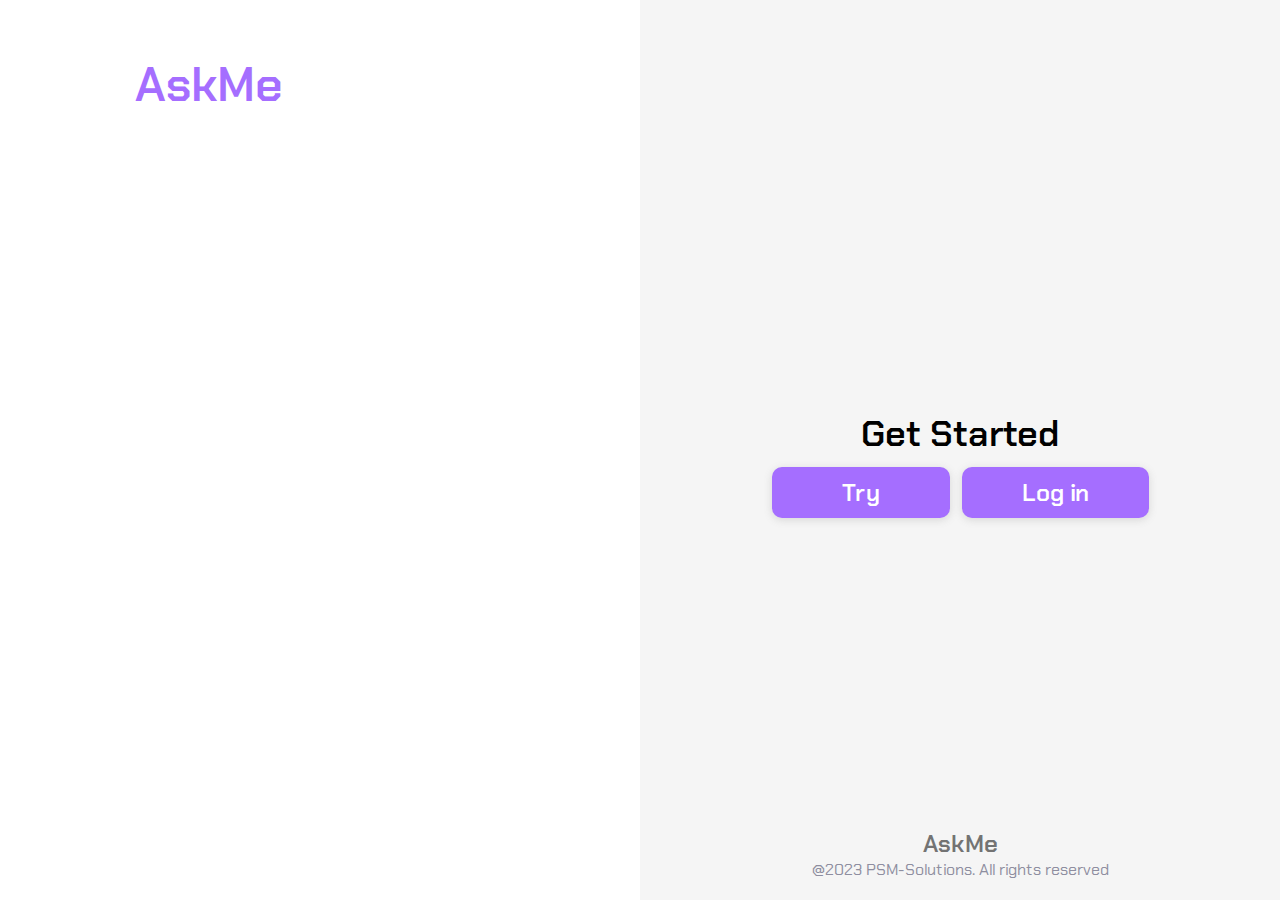
<file: index.html>
<!DOCTYPE html>
<html lang="en">
  <head>
    <meta charset="UTF-8" />
    <meta name="viewport" content="width=device-width, initial-scale=1.0" />
    <link rel="preconnect" href="https://fonts.googleapis.com" />
    <link rel="preconnect" href="https://fonts.gstatic.com" crossorigin />
    <link
      href="https://fonts.googleapis.com/css2?family=Chakra+Petch:wght@300;400;500;600&display=swap"
      rel="stylesheet"
    />
    <link rel="stylesheet" href="./globalStyles.css" />
    <link rel="stylesheet" href="./style.css" />
    <title>AskMe</title>
  </head>
  <body>
    <div class="container">
      <div class="container-left">
        <h1 class="container-header">AskMe</h1>
      </div>
      <div class="container-right">
        <div class="content-right">
          <p class="title">Get Started</p>
          <div class="action">
            <a class="btn try" href="./Logon">Try</a>
            <a class="btn" href="./Department/">Log in</a>
          </div>
        </div>
        <div class="footer-right">
          <p class="name">AskMe</p>
          <p class="copyright">@2023 PSM-Solutions. All rights reserved</p>
        </div>
      </div>
    </div>
  </body>
</html>
</file>
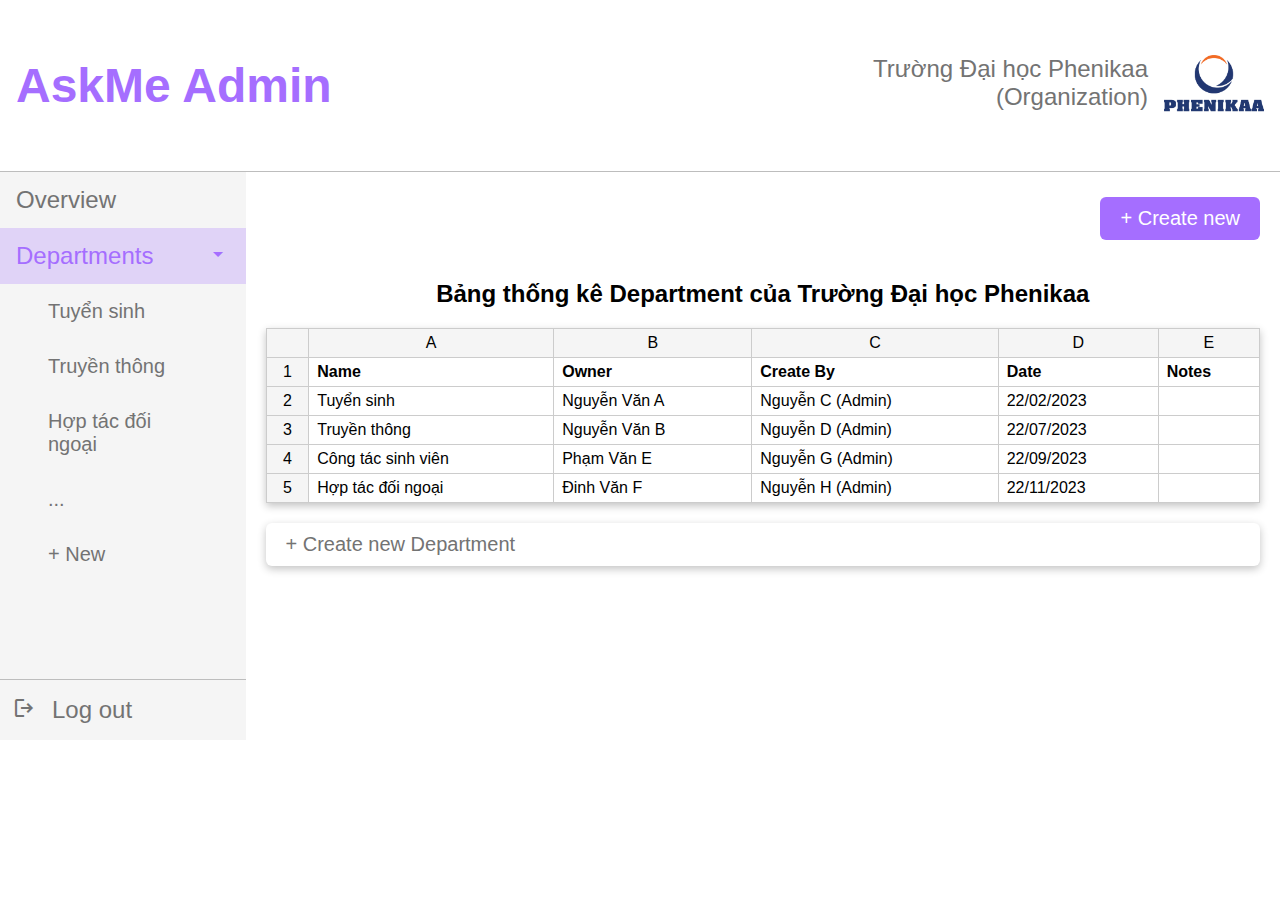
<file: Department/index.html>
<!DOCTYPE html>
<html lang="en">
  <head>
    <meta charset="UTF-8" />
    <meta name="viewport" content="width=device-width, initial-scale=1.0" />
    <link rel="stylesheet" href="../globalStyles.css" />
    <link rel="stylesheet" href="./style.css" />
    <link
      rel="stylesheet"
      href="https://fonts.googleapis.com/css2?family=Material+Symbols+Outlined:opsz,wght,FILL,GRAD@20..48,100..700,0..1,-50..200"
    />
    <link
      rel="stylesheet"
      href="https://fonts.googleapis.com/css2?family=Material+Symbols+Outlined:opsz,wght,FILL,GRAD@20..48,100..700,0..1,-50..200"
    />
    <link rel="stylesheet" href="https://fonts.googleapis.com/css2?family=Material+Symbols+Outlined:opsz,wght,FILL,GRAD@20..48,100..700,0..1,-50..200" />
    <title>AskMe</title>
  </head>
  <body>
    <header>
      <div class="header-container">
        <div class="header-content">
          <div class="logo">AskMe Admin</div>
          <div class="header-right">
            <div class="title">
              <p>Trường Đại học Phenikaa</p>
              <p>(Organization)</p>
            </div>
            <div class="logo-uni">
              <img src="../img/logo_phenikaa.png" alt="pka" />
            </div>
          </div>
        </div>
      </div>
    </header>
    <div class="container">
      <div class="sidebar">
        <div class="sidebar-content">
          <div class="overview">Overview</div>
          <div class="department">
            <div class="department-title">
              Departments
              <span class="material-symbols-outlined">arrow_drop_down</span>
            </div>
            <div class="department-content">
              <button onclick="handleDepartmentClicked()" class="item clicked">Tuyển sinh</button>
              <button onclick="handleDepartmentClicked()" class="item clicked">Truyền thông</button>
              <button onclick="handleDepartmentClicked()" class="item clicked">Hợp tác đối ngoại</button>
              <div class="item">...</div>
              <div class="item">+ New</div>
            </div>
          </div>
        </div>
        <a href="../index.html" class="log-out">
          <span class="material-symbols-outlined">logout</span>
          <p>Log out</p>
        </a>
      </div>
      <div class="content">
        <div class="new-department">
          <div class="head">
            <span></span>
            <a href="../NewDepartment/" class="btn-1">+ Create new</a>
          </div>
          <div class="new-department-content">
            <div class="new-department-title">
              Bảng thống kê Department của Trường Đại học Phenikaa
            </div>
            <table>
              <tr>
                <td class="bg-gray"></td>
                <td class="bg-gray">A</td>
                <td class="bg-gray">B</td>
                <td class="bg-gray">C</td>
                <td class="bg-gray">D</td>
                <td class="bg-gray">E</td>
              </tr>
              <tr>
                <td class="bg-gray">1</td>
                <th>Name</th>
                <th>Owner</th>
                <th>Create By</th>
                <th>Date</th>
                <th>Notes</th>
              </tr>
              <tr>
                <td class="bg-gray">2</td>
                <td>Tuyển sinh</td>
                <td>Nguyễn Văn A</td>
                <td>Nguyễn C (Admin)</td>
                <td>22/02/2023</td>
                <td></td>
              </tr>
              <tr>
                <td class="bg-gray">3</td>
                <td>Truyền thông</td>
                <td>Nguyễn Văn B</td>
                <td>Nguyễn D (Admin)</td>
                <td>22/07/2023</td>
                <td></td>
              </tr>
              <tr>
                <td class="bg-gray">4</td>
                <td>Công tác sinh viên</td>
                <td>Phạm Văn E</td>
                <td>Nguyễn G (Admin)</td>
                <td>22/09/2023</td>
                <td></td>
              </tr>
              <tr>
                <td class="bg-gray">5</td>
                <td>Hợp tác đối ngoại</td>
                <td>Đinh Văn F</td>
                <td>Nguyễn H (Admin)</td>
                <td>22/11/2023</td>
                <td></td>
              </tr>
            </table>
            <button href="../NewDepartment/" class="btn-2">+ Create new Department</button>
          </div>
        </div>
        <div class="new-file isDisplay">
          <div class="head">
            <button class="back" onclick="handleBackBtn()"><span class="material-symbols-outlined">arrow_back</span></button>
            <a href="../NewFile/" class="btn-1">+ Upload new file</a>
          </div>
          <div class="new-department-content">
            <div class="new-department-title">
              Bảng thống kê số lượng file đã up
            </div>
            <table>
              <tr>
                <td class="bg-gray"></td>
                <td class="bg-gray">A</td>
                <td class="bg-gray">B</td>
                <td class="bg-gray">C</td>
                <td class="bg-gray">D</td>
                <td class="bg-gray">E</td>
              </tr>
              <tr>
                <td class="bg-gray">1</td>
                <th>File name</th>
                <th>Create By</th>
                <th>Update Date</th>
                <th>Expiration Date</th>
                <th>Notes</th>
              </tr>
              <tr>
                <td class="bg-gray">2</td>
                <td>Quy định tuyển sinh số 288</td>
                <td>Nguyễn C (Admin)</td>
                <td>22/02/2023</td>
                <td>22/02/2027</td>
                <td></td>
              </tr>
              <tr>
                <td class="bg-gray">3</td>
                <td>Quy chế tuyển sinh số 211</td>
                <td>Nguyễn D (Admin)</td>
                <td>22/07/2023</td>
                <td>22/07/2028</td>
                <td></td>
              </tr>
              <tr>
                <td class="bg-gray">4</td>
                <td>Quy chế tuyển sinh số 25</td>
                <td>Nguyễn G (Admin)</td>
                <td>22/09/2023</td>
                <td>22/09/2027</td>
                <td></td>
              </tr>
              <tr>
                <td class="bg-gray">5</td>
                <td>Quy chế tuyển sinh số 32</td>
                <td>Nguyễn H (Admin)</td>
                <td>22/11/2023</td>
                <td>22/11/2028</td>
                <td></td>
              </tr>
            </table>
            <button href="../NewFile/" class="btn-2">+ Create new file</button>
          </div>
        </div>
      </div>
    </div>
  </body>
  <script src="index.js"></script>
</html>
</file>
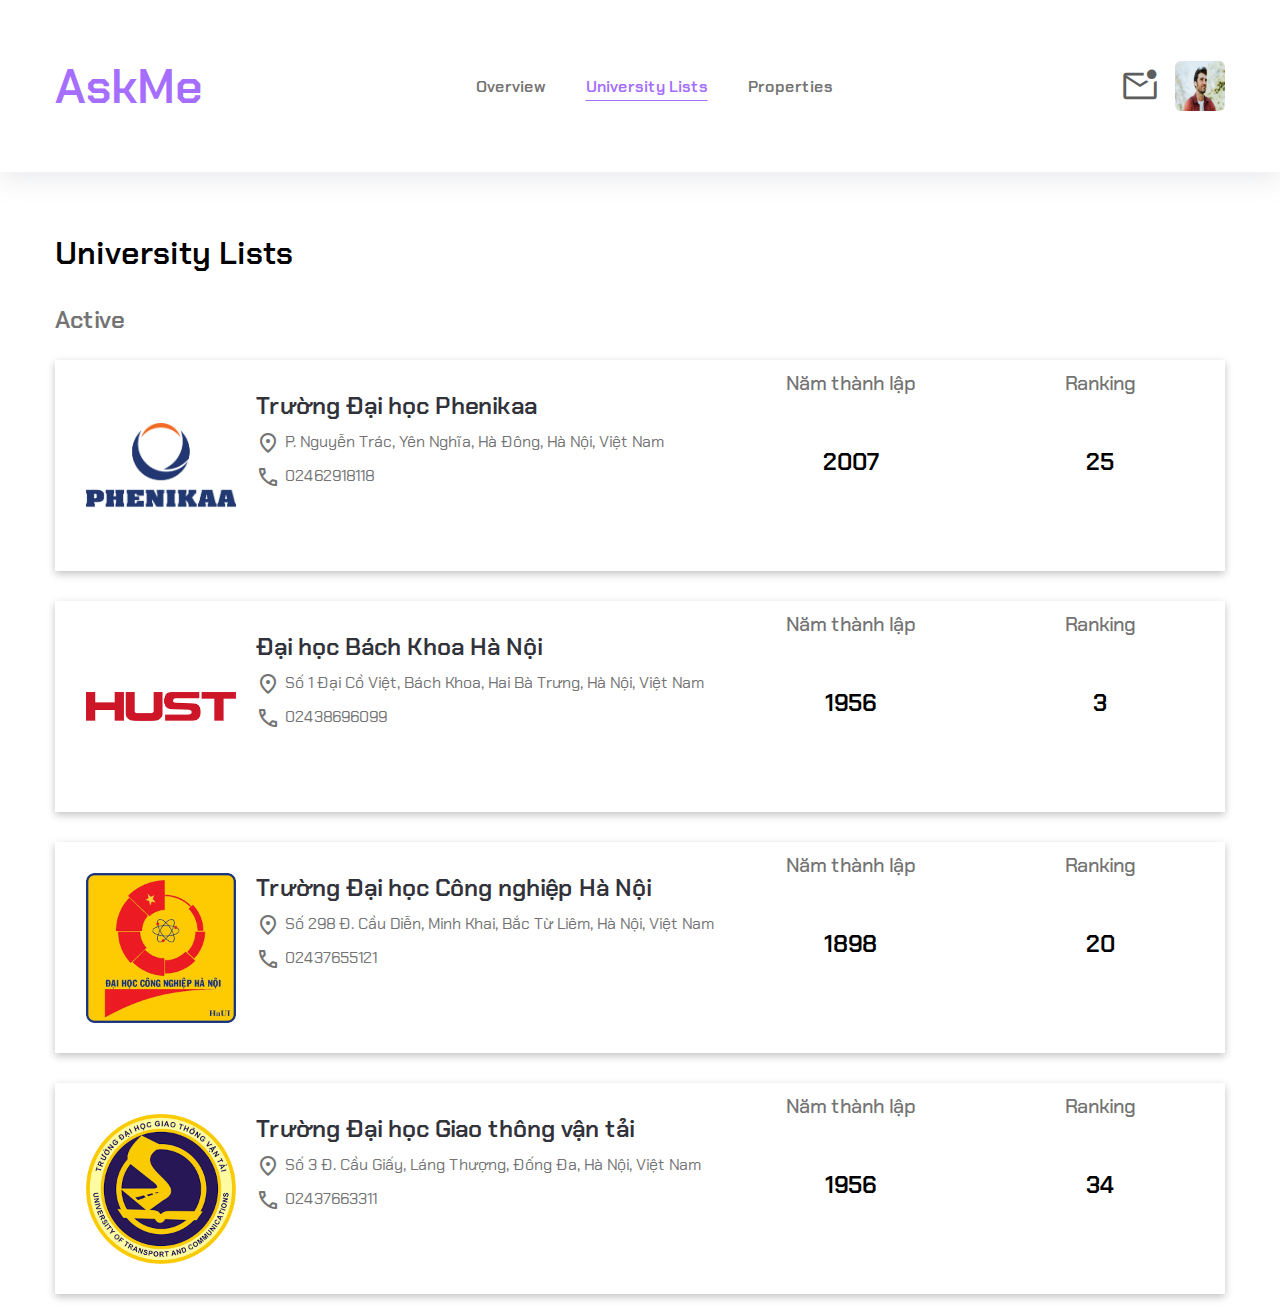
<file: Logon/index.html>
<!DOCTYPE html>
<html lang="en">
  <head>
    <meta charset="UTF-8" />
    <meta name="viewport" content="width=device-width, initial-scale=1.0" />
    <link rel="preconnect" href="https://fonts.googleapis.com" />
    <link rel="preconnect" href="https://fonts.gstatic.com" crossorigin />
    <link
      href="https://fonts.googleapis.com/css2?family=Chakra+Petch:wght@300;400;500;600&family=Manrope:wght@300;400;500;600;700&family=Poppins:ital,wght@0,300;0,400;0,500;0,600;0,700;1,300;1,400&display=swap"
      rel="stylesheet"
    />
    <link
      rel="stylesheet"
      href="https://fonts.googleapis.com/css2?family=Material+Symbols+Outlined:opsz,wght,FILL,GRAD@20..48,100..700,0..1,-50..200"
    />
    <link
      rel="stylesheet"
      href="https://fonts.googleapis.com/css2?family=Material+Symbols+Outlined:opsz,wght,FILL,GRAD@20..48,100..700,0..1,-50..200"
    />
    <link
      rel="stylesheet"
      href="https://fonts.googleapis.com/css2?family=Material+Symbols+Outlined:opsz,wght,FILL,GRAD@20..48,100..700,0..1,-50..200"
    />
    <link rel="stylesheet" href="../globalStyles.css" />
    <link rel="stylesheet" href="./style.css" />
    <title>AskMe</title>
  </head>
  <body>
    <header>
      <div class="header-container">
        <div class="header-content">
          <a href="../index.html" class="header-logo">AskMe</a>
          <div class="navigation">
            <div class="item">Overview</div>
            <div class="item active">University Lists</div>
            <div class="item">Properties</div>
          </div>
          <div class="user">
            <span class="material-symbols-outlined email"
              >mark_email_unread</span
            >
            <img class="user-img" src="../img/user_avt.jpg" alt="avatar user" />
          </div>
        </div>
      </div>
    </header>
    <div class="content">
      <div class="sub-header">University Lists</div>
      <div class="container">
        <p class="title">Active</p>
        <div class="universities-container">
          <!-- pka -->
          <a class="university" href="../Chat">
            <div class="df">
              <div class="logo">
                <img src="../img/logo_phenikaa.png" alt="pka" />
              </div>
              <div class="description">
                <div class="title-detail">Trường Đại học Phenikaa</div>
                <div class="detail">
                  <div class="location">
                    <span class="material-symbols-outlined">location_on</span>
                    <p>P. Nguyễn Trác, Yên Nghĩa, Hà Đông, Hà Nội, Việt Nam</p>
                  </div>
                  <div class="phone">
                    <span class="material-symbols-outlined">call</span>
                    <p>02462918118</p>
                  </div>
                </div>
              </div>
            </div>
            <div class="ranking">
              <div class="ranking-header">Năm thành lập</div>
              <p>2007</p>
            </div>
            <div class="ranking">
              <div class="ranking-header">Ranking</div>
              <p>25</p>
            </div>
          </a>
          <!-- hust -->
          <a class="university" href="../Chat/">
            <div class="df">
              <div class="logo">
                <img src="../img/logo_hust.png" alt="hust" />
              </div>
              <div class="description">
                <div class="title-detail">Đại học Bách Khoa Hà Nội</div>
                <div class="detail">
                  <div class="location">
                    <span class="material-symbols-outlined">location_on</span>
                    <p>
                      Số 1 Đại Cồ Việt, Bách Khoa, Hai Bà Trưng, Hà Nội, Việt Nam
                    </p>
                  </div>
                  <div class="phone">
                    <span class="material-symbols-outlined">call</span>
                    <p>02438696099</p>
                  </div>
                </div>
              </div>
            </div>
            <div class="ranking">
              <div class="ranking-header">Năm thành lập</div>
              <p>1956</p>
            </div>
            <div class="ranking">
              <div class="ranking-header">Ranking</div>
              <p>3</p>
            </div>
          </a>
          <!-- haui -->
          <a class="university" href="../Chat/">
            <div class="df">
              <div class="logo">
                <img src="../img/logo_haui.png" alt="haui" />
              </div>
              <div class="description">
                <div class="title-detail">
                  Trường Đại học Công nghiệp Hà Nội
                </div>
                <div class="detail">
                  <div class="location">
                    <span class="material-symbols-outlined">location_on</span>
                    <p>
                      Số 298 Đ. Cầu Diễn, Minh Khai, Bắc Từ Liêm, Hà Nội, Việt
                      Nam
                    </p>
                  </div>
                  <div class="phone">
                    <span class="material-symbols-outlined">call</span>
                    <p>02437655121</p>
                  </div>
                </div>
              </div>
            </div>
            <div class="ranking">
              <div class="ranking-header">Năm thành lập</div>
              <p>1898</p>
            </div>
            <div class="ranking">
              <div class="ranking-header">Ranking</div>
              <p>20</p>
            </div>
          </a>
          <!-- gtvt -->
          <a class="university" href="../Chat/">
            <div class="df">
              <div class="logo">
                <img src="../img/logo_gtvt.png" alt="gtvt" />
              </div>
              <div class="description">
                <div class="title-detail">
                  Trường Đại học Giao thông vận tải
                </div>
                <div class="detail">
                  <div class="location">
                    <span class="material-symbols-outlined">location_on</span>
                    <p>Số 3 Đ. Cầu Giấy, Láng Thượng, Đống Đa, Hà Nội, Việt Nam</p>
                  </div>
                  <div class="phone">
                    <span class="material-symbols-outlined">call</span>
                    <p>02437663311</p>
                  </div>
                </div>
              </div>
            </div>
            <div class="ranking">
              <div class="ranking-header">Năm thành lập</div>
              <p>1956</p>
            </div>
            <div class="ranking">
              <div class="ranking-header">Ranking</div>
              <p>34</p>
            </div>
          </a>
        </div>
      </div>
    </div>
  </body>
</html>
</file>
<file: globalStyles.css>
:root {
  --primary-color: #a56eff;
  --white: #fff;
  --black: #000;
  --text-color: #737373;
}

* {
  padding: 0;
  margin: 0;
  box-sizing: border-box;
  font-family: 'Chakra Petch', sans-serif;
}

a {
  text-decoration: none;
  color: #000;
}

button {
  width: 100%;
  border: none;
  text-align: start;
  background: transparent;
  cursor: pointer;
}
</file>
<file: style.css>
.container {
  display: flex;
}

.container-left {
  padding: 54px 135px;
  width: 50%;
}

.container-header {
  color: var(--primary-color);
  font-size: 48px;
  font-weight: 600;
  line-height: 62px;
  letter-spacing: 0em;
  text-align: left;
}

.container-right {
  display: flex;
  flex-direction: column;
  justify-content: flex-end;
  gap: 300px;
  flex-grow: 1;
  padding: 20px 0px;
  height: 100vh;
  background: #f5f5f5;
}

.content-right {
  display: flex;
  flex-direction: column;
  align-items: center;
  justify-content: center;
}

.title {
  font-size: 36px;
  font-weight: 600;
}

.action {
  display: flex;
  gap:12px;
  margin: 10px;
}

.btn {
  padding: 10px 60px;
  border: none;
  border-radius: 10px;
  background-color: var(--primary-color);
  box-shadow: rgba(99, 99, 99, 0.2) 0px 2px 8px 0px;
  color: var(--white);
  font-weight: 600;
  font-size: 24px;
}

.btn.try {
  padding: 10px 70px;
}

.btn:hover {
  cursor: pointer;
  opacity: 0.8;
}

.footer-right {
  display: flex;
  flex-direction: column;
  justify-content: center;
  align-items: center;
}

.name {
  color: #737373;
  font-size: 24px;
  font-weight: 600;
  
}

.copyright {
  color: #8E8EA0;
  font-size: 16px;
  font-weight: 400;
}
</file>
<file: Department/style.css>
/* header */
.header-container {
  display: flex;
  align-items: center;
  padding: 0px 16px;
  height: 172px;
  border-bottom: 1px solid #bdbdbd;
}

.header-content {
  display: flex;
  justify-content: space-between;
  align-items: center;
  height: 100px;
  width: 100%;
}

.logo {
  color: var(--primary-color);
  font-size: 48px;
  font-weight: 600;
}

.header-right {
  display: flex;
  gap: 16px;
}

.title {
  text-align: end;
  color: var(--text-color);
  font-size: 24px;
  font-weight: 500;
}

.logo-uni > img {
  width: 100px;
}

/* container */
.container {
  display: flex;
}

/* sidebar */
.isDisplay {
  display: none !important;
}

.sidebar {
  width: 316px;
  height: 100%;
  background: #f5f5f5;
}

.overview {
  padding: 14px 16px;
  color: var(--text-color);
  font-size: 24px;
  font-weight: 500;
  cursor: pointer;
}
.overview:hover {
  color: var(--primary-color);
}

.department {
  border-bottom: 1px solid #bdbdbd;
  /* height: 700px; */
}

.department-title {
  display: flex;
  justify-content: space-between;
  padding: 14px 16px;
  width: 100%;
  color: var(--primary-color);
  background-color: rgba(165, 110, 255, 0.25);
  border: none;
  font-size: 24px;
  font-weight: 500;
  cursor: pointer;
}

.department-content {
  padding: 0px 48px;
  height: 395px;
}

.item {
  padding: 16px 0px;
  font-size: 20px;
  font-weight: 500;
  color: var(--text-color);
  cursor: pointer;
}
.item:hover {
  color: var(--primary-color);
}

.active {
  color: var(--primary-color);
}

.log-out {
  display: flex;
  gap: 16px;
  padding: 16px 12px;
  font-size: 24px;
  font-weight: 500;
  color: var(--text-color);
}

/* content */
.content {
  width: 100%;
  margin: 25px 20px;
}
/* new department */
.new-department {
  display: flex;
  flex-direction: column;
  position: relative;
}

.btn-1 {
  /* position: absolute;
  right: 0; */
  padding: 10px 20px;
  width: fit-content;
  background: var(--primary-color);
  color: var(--white);
  font-size: 20px;
  font-weight: 500;
  border-radius: 6px;
}

.new-department-content {
  margin-top: 40px;
}

.new-department-title {
  text-align: center;
  font-size: 24px;
  font-weight: 600;
}
.bg-gray {
  background: #f5f5f5;
  text-align: center;
}

table, th, td {
  border: 1px solid #ccc;
  border-collapse: collapse;
}

table {
  margin: 20px 0px;
  width: 100%;
  box-shadow: rgba(0, 0, 0, 0.24) 0px 3px 8px;
}

th, td {
  padding: 5px 8px;
}

th {
  text-align: left;
}

.btn-2 {
  padding: 10px 20px;
  color: var(--text-color);
  font-size: 20px;
  font-weight: 500;
  border-radius: 6px;
  box-shadow: rgba(0, 0, 0, 0.24) 0px 3px 8px;
}

.head {
  display: flex;
  justify-content: space-between;
}

.back {
  width: fit-content;
}
</file>
<file: Logon/style.css>
/* header */
.header-container {
  display: flex;
  justify-content: center;
  height: 172px;
  box-shadow: rgba(149, 157, 165, 0.2) 0px 8px 24px;
}

.header-content {
  display: flex;
  justify-content: space-between;
  height: 62px;
  width: 1170px;
  margin: auto;
  background: var(--white);
}

.header-logo {
  color: var(--primary-color);
  font-size: 48px;
  font-weight: 600;
  cursor: pointer;
}

.navigation {
  display: flex;
  align-items: center;
}

.item {
  padding: 0px 20px;
  color: var(--text-color);
  font-weight: 600;
}

.item:hover ,
.active {
  cursor: pointer;
  color: var(--primary-color);
  text-decoration: underline;
  text-underline-offset: 8px;
}

.user {
  display: flex;
  align-items: center;
}

.email {
  font-size: 40px;
  color: #5e5e5e;
  padding: 0px 15px;
}

.email:hover {
  opacity: 0.8;
  cursor: pointer;
}

.user-img {
  width: 50px;
  height: 50px;
  border-radius: 6px;
  cursor: pointer;
}

/* content */
.content {
  margin: auto;
  width: 1170px;
}

.sub-header {
  margin: 60px 0 30px 0;
  color: var(--black);
  font-size: 32px;
  font-weight: 600;
}

.container {

}

.title {
  margin: 10px 0px;
  font-size: 24px;
  font-weight: 600;
  color: var(--text-color);
}

.universities-container {
  display: flex;
  flex-direction: column;
}

.university {
  display: flex;
  justify-content: space-between;
  margin: 15px 0px;
  padding: 10px;
  box-shadow: rgba(0, 0, 0, 0.24) 0px 3px 8px;
}

.df {
  display: flex;
}

.logo {
  display: flex;
  justify-content: center;
  align-items: center;
  width: 191px;
  height: 191px;
}

.logo img {
  width: 150px;
}

.description {
  width: 460px;
  padding: 20px 0px;
}

.title-detail {
  margin-bottom: 10px;
  font-size: 24px;
  font-weight: 600;
  color: #31323A;
}

.detail {
  color: var(--text-color);
  font-weight: 400;
}

.location {
  display: flex;
  margin-bottom: 10px;
  gap: 5px;
}

.phone {
  display: flex;
  gap: 5px;
}

.ranking {
  width: 20%;
}

.ranking-header {
  color: var(--text-color);
  font-size: 20px;
  font-weight: 500;
  text-align: center;
}

.ranking > p {
  margin-top: 50px;
  font-size: 24px;
  font-weight: 600;
  text-align: center;
}
</file>
